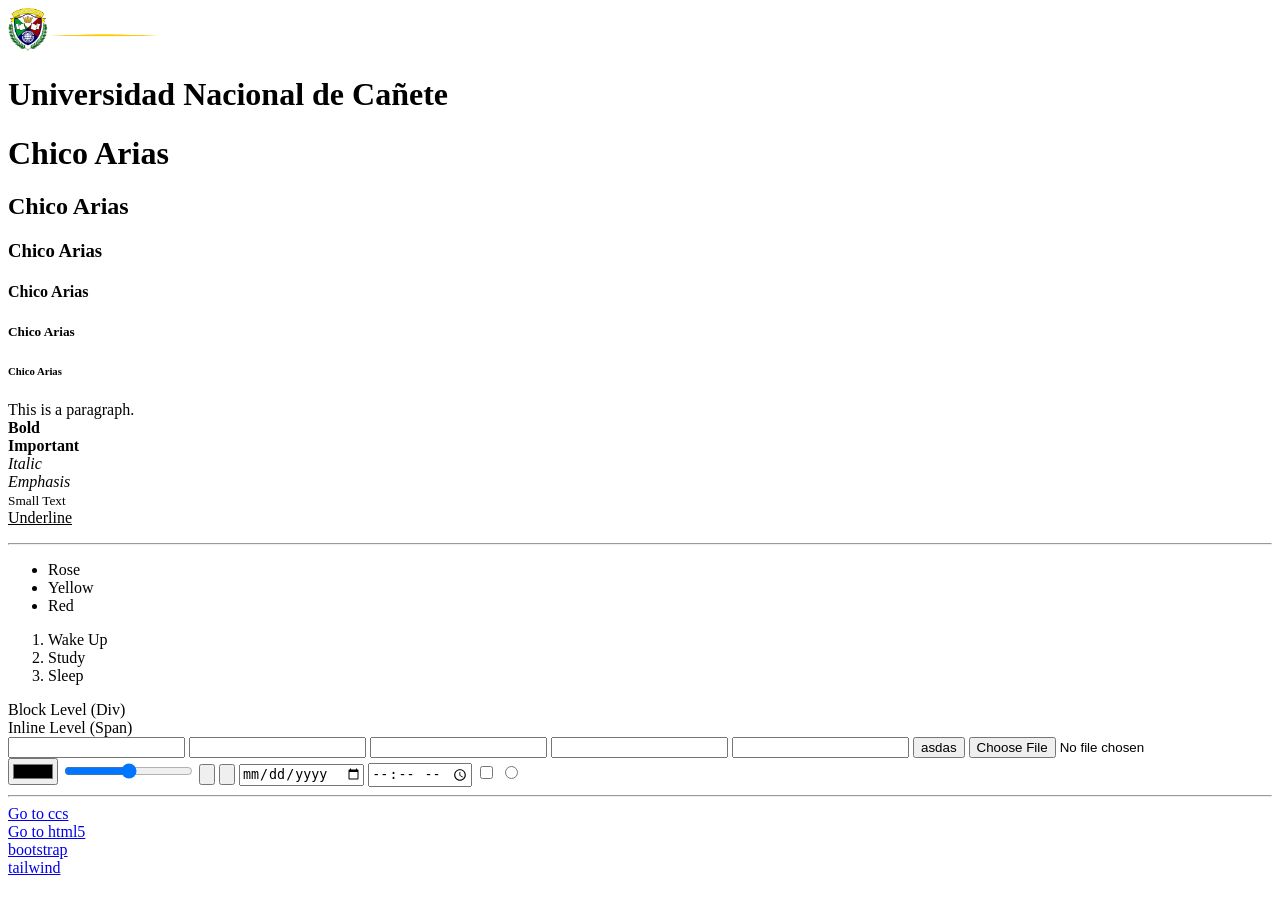
<file: index.html>
<!DOCTYPE html>
<html lang="en">
<head>
    <meta charset="UTF-8">
    <meta name="viewport" content="width=device-width, initial-scale=1.0">
    <title>Universidad Nacional de Cañete</title>
</head>

<body>
    <header>
        <img src="insignia-undc.png" alt="Insignia de la Universidad Nacional de Cañete" width="150">
        <h1>Universidad Nacional de Cañete</h1>
    </header>

    <h1>Chico Arias</h1>
    <h2>Chico Arias</h2>
    <h3>Chico Arias</h3>
    <h4>Chico Arias</h4>
    <h5>Chico Arias</h5>
    <h6>Chico Arias</h6>
    
    <p>
        This is a paragraph.
        <br><b>Bold</b>
        <br><strong>Important</strong>
        <br><i>Italic</i>
        <br><em>Emphasis</em>
        <br><small>Small Text</small>
        <br><u>Underline</u>
        <hr>
    </p>

    <ul>
        <li>Rose</li>
        <li>Yellow</li>
        <li>Red</li>
    </ul>

    <ol>
        <li>Wake Up</li>
        <li>Study</li>
        <li>Sleep</li>
    </ol>

    <div class="box">Block Level (Div)</div>    
    <span class="text">Inline Level (Span)</span>

    <form action="#">
        <input type="text" name="" id="">
        <input type="email" name="" id="">
        <input type="password" name="" id="">
        <input type="number" name="" id="">
        <input type="tel" name="" id="">
        <input type="button" value="asdas">
        <input type="file" name="" id="">
        <input type="color" name="" id="">
        <input type="range" name="" id="">

        <input type="submit" value="">
        <input type="reset" value="">
        <input type="date" value="">
        <input type="time" name="" id="">
        <input type="checkbox" name="" id="">
        <input type="radio" name="" id="">
    </form>

    <hr>

    <div>
        <a href="ccs.html">Go to ccs</a><br>
        <a href="html5.html">Go to html5</a><br>
        <a href="Bootstrap/index.html">bootstrap</a><br>
        <a href="TailwindCSS/index.html">tailwind</a>
    </div>
</body>
</html>
</file>
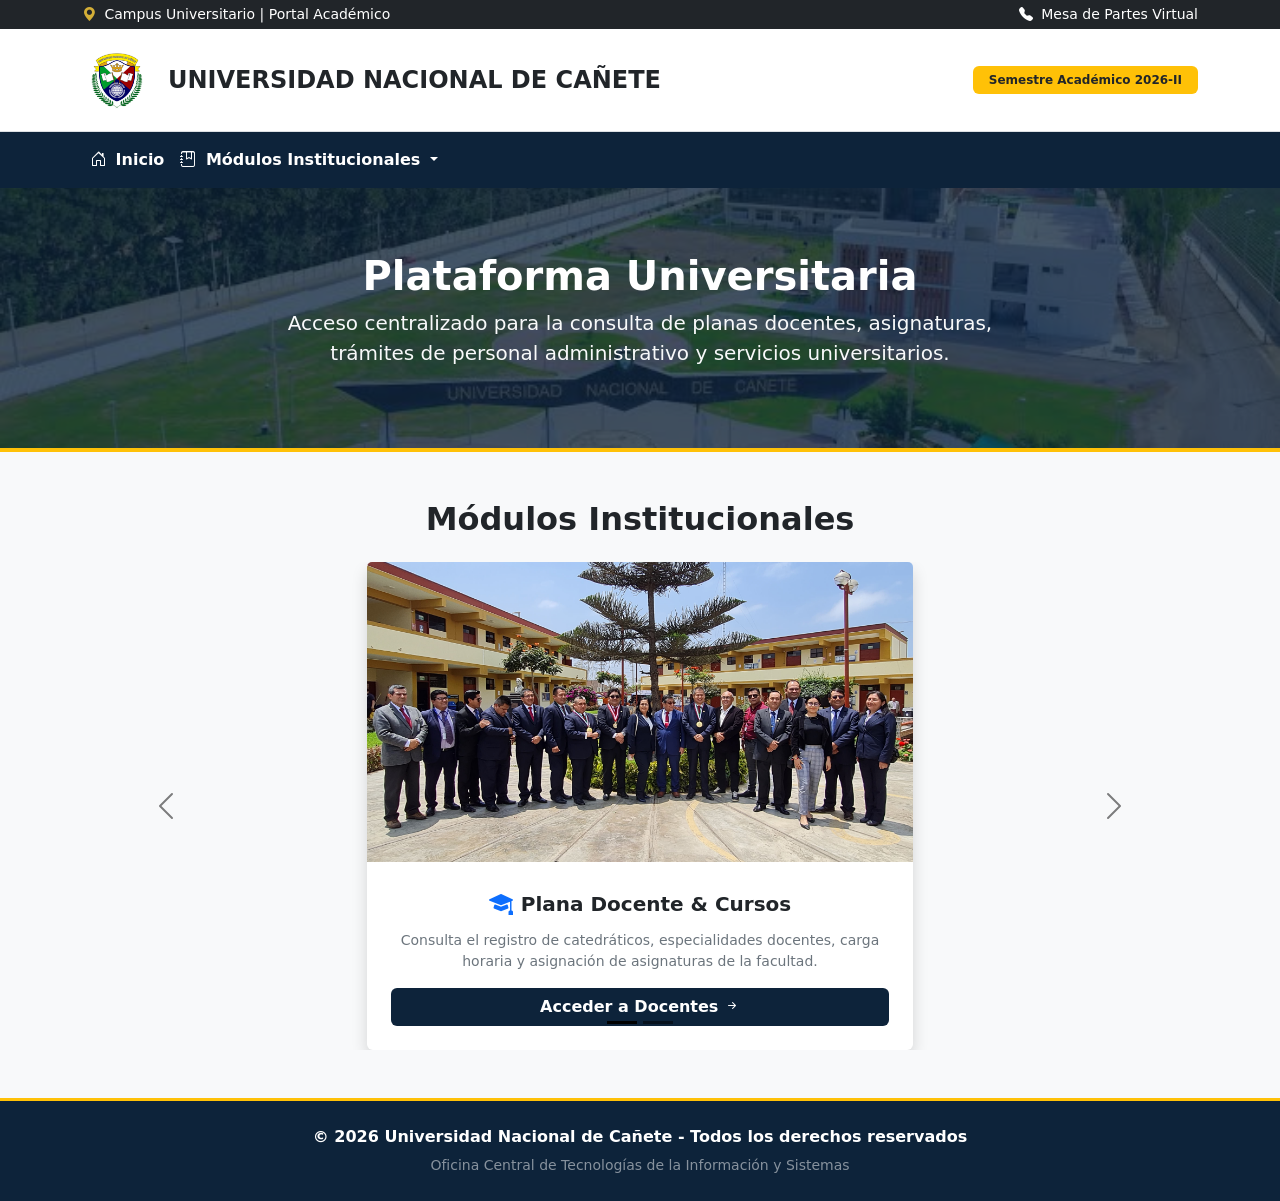
<file: Bootstrap/index.html>
<!DOCTYPE html>
<html lang="es">
<head>
    <meta charset="UTF-8">
    <meta name="viewport" content="width=device-width, initial-scale=1.0">
    <title>Universidad Nacional de Cañete - Inicio</title>
    <!-- CDN CSS de Bootstrap 5 -->
    <link href="https://cdn.jsdelivr.net/npm/bootstrap@5.3.3/dist/css/bootstrap.min.css" rel="stylesheet">
    <!-- Iconos de Bootstrap -->
    <link rel="stylesheet" href="https://cdn.jsdelivr.net/npm/bootstrap-icons@1.11.3/font/bootstrap-icons.min.css">
    <style>
        .bg-universitario { background-color: #0d233a; }
        .text-oro { color: #d4af37; }
        .btn-universitario { background-color: #0d233a; color: #fff; }
        .btn-universitario:hover { background-color: #1a365d; color: #fff; }
    </style>
</head>
<body class="d-flex flex-column min-vh-100 bg-light">

    <!-- BARRA SUPERIOR INSTITUCIONAL -->
    <div class="bg-dark text-white py-1 px-3 fs-7">
        <div class="container d-flex justify-content-between align-items-center">
            <small><i class="bi bi-geo-alt-fill text-oro me-1"></i> Campus Universitario | Portal Académico</small>
            <small><i class="bi bi-telephone-fill me-1"></i> Mesa de Partes Virtual</small>
        </div>
    </div>

    <!-- ENCABEZADO CON LOGO Y NADA EMPRESARIAL -->
    <header class="bg-white border-bottom py-3">
        <div class="container d-flex align-items-center justify-content-between">
            <div class="d-flex align-items-center gap-3">
                <img src="undcinsignia.png" alt="Insignia de la Universidad Nacional de Cañete" class="rounded-circle" style="height: 70px; width: 70px; object-fit: cover;">
                <div>
                    <h4 class="fw-bold mb-0 text-dark">UNIVERSIDAD NACIONAL DE CAÑETE</h4>
                </div>
            </div>
            <span class="badge bg-warning text-dark px-3 py-2 fw-semibold">Semestre Académico 2026-II</span>
        </div>
    </header>

    <!-- NAVEGACIÓN PRINCIPAL -->
    <nav class="navbar navbar-expand-lg navbar-dark bg-universitario shadow-sm">
        <div class="container">
            <button class="navbar-toggler" type="button" data-bs-toggle="collapse" data-bs-target="#menuUniversitario">
                <span class="navbar-toggler-icon"></span>
            </button>

            <div class="collapse navbar-collapse" id="menuUniversitario">
                <ul class="navbar-nav me-auto">
                    <li class="nav-item">
                        <a class="nav-link active fw-semibold" href="index.html"><i class="bi bi-house-door me-1"></i> Inicio</a>
                    </li>
                    <!-- Dropdown Módulos Académicos -->
                    <li class="nav-item dropdown">
                        <a class="nav-link dropdown-toggle fw-semibold text-white" href="#" id="dropDoc" role="button" data-bs-toggle="dropdown">
                            <i class="bi bi-journal-bookmark me-1"></i> Módulos Institucionales
                        </a>
                        <ul class="dropdown-menu">
                            <li><a class="dropdown-item" href="docente.html"><i class="bi bi-person-badge me-2"></i> Módulo Docente</a></li>
                            <li><a class="dropdown-item" href="administrativo.html"><i class="bi bi-building me-2"></i> Módulo Administrativo</a></li>
                        </ul>
                    </li>
                </ul>
            </div>
        </div>
    </nav>

    <!-- BANNER DE BIENVENIDA -->
    <section class="text-white py-5 position-relative border-bottom border-warning border-4 bg-universitario" style="background-image: url('campus.jpg'); background-size: cover; background-position: center;">
        <div class="position-absolute top-0 start-0 w-100 h-100 bg-universitario opacity-75"></div>
        <div class="container text-center py-3 position-relative">
            <h1 class="fw-bold display-6">Plataforma Universitaria</h1>
            <p class="lead col-md-8 mx-auto text-light opacity-100">
                Acceso centralizado para la consulta de planas docentes, asignaturas, trámites de personal administrativo y servicios universitarios.
            </p>
        </div>
    </section>

    <!-- CONTENIDO: MÓDULOS UNIVERSITARIOS (CARRUSEL) -->
    <main class="container my-5 flex-grow-1">
        <h2 class="fw-bold text-center mb-4">Módulos Institucionales</h2>
        <div id="carruselModulos" class="carousel slide carousel-dark" data-bs-ride="carousel">
            <!-- Indicadores -->
            <div class="carousel-indicators">
                <button type="button" data-bs-target="#carruselModulos" data-bs-slide-to="0" class="active" aria-current="true" aria-label="Plana Docente"></button>
                <button type="button" data-bs-target="#carruselModulos" data-bs-slide-to="1" aria-label="Personal Administrativo"></button>
            </div>

            <div class="carousel-inner">
                <!-- Slide 1: Plana Docente -->
                <div class="carousel-item active">
                    <div class="row justify-content-center">
                        <div class="col-md-8 col-lg-6">
                            <div class="card shadow border-0">
                                <img src="docentesundc.jpeg" class="card-img-top object-fit-cover" alt="Plana Docente" style="height: 300px;">
                                <div class="card-body text-center p-4">
                                    <div class="d-flex align-items-center justify-content-center gap-2 mb-2">
                                        <i class="bi bi-mortarboard-fill text-primary fs-4"></i>
                                        <h5 class="fw-bold text-dark mb-0">Plana Docente & Cursos</h5>
                                    </div>
                                    <p class="text-secondary small">
                                        Consulta el registro de catedráticos, especialidades docentes, carga horaria y asignación de asignaturas de la facultad.
                                    </p>
                                    <a href="docente.html" class="btn btn-universitario w-100 fw-semibold">
                                        Acceder a Docentes <i class="bi bi-arrow-right-short"></i>
                                    </a>
                                </div>
                            </div>
                        </div>
                    </div>
                </div>

                <!-- Slide 2: Personal Administrativo -->
                <div class="carousel-item">
                    <div class="row justify-content-center">
                        <div class="col-md-8 col-lg-6">
                            <div class="card shadow border-0">
                                <img src="administrativos.jpg" class="card-img-top object-fit-cover" alt="Personal Administrativo" style="height: 300px;">
                                <div class="card-body text-center p-4">
                                    <div class="d-flex align-items-center justify-content-center gap-2 mb-2">
                                        <i class="bi bi-briefcase-fill text-success fs-4"></i>
                                        <h5 class="fw-bold text-dark mb-0">Cuerpo Administrativo</h5>
                                    </div>
                                    <p class="text-secondary small">
                                        Directorio de secretaría académica, tesorería, jefaturas de laboratorio, soporte de TI y jefes de área.
                                    </p>
                                    <a href="administrativo.html" class="btn btn-success w-100 fw-semibold">
                                        Acceder a Administrativos <i class="bi bi-arrow-right-short"></i>
                                    </a>
                                </div>
                            </div>
                        </div>
                    </div>
                </div>
            </div>

            <!-- Controles -->
            <button class="carousel-control-prev" type="button" data-bs-target="#carruselModulos" data-bs-slide="prev">
                <span class="carousel-control-prev-icon" aria-hidden="true"></span>
                <span class="visually-hidden">Anterior</span>
            </button>
            <button class="carousel-control-next" type="button" data-bs-target="#carruselModulos" data-bs-slide="next">
                <span class="carousel-control-next-icon" aria-hidden="true"></span>
                <span class="visually-hidden">Siguiente</span>
            </button>
        </div>
    </main>

    <!-- FOOTER INSTITUCIONAL -->
    <footer class="bg-universitario text-white py-4 mt-auto border-top border-warning border-3">
        <div class="container text-center">
            <p class="mb-1 fw-semibold">&copy; 2026 Universidad Nacional de Cañete - Todos los derechos reservados</p>
            <small class="text-white-50">Oficina Central de Tecnologías de la Información y Sistemas</small>
        </div>
    </footer>

    <!-- JS Bootstrap -->
    <script src="https://cdn.jsdelivr.net/npm/bootstrap@5.3.3/dist/js/bootstrap.bundle.min.js"></script>
</body>
</html>
</file>
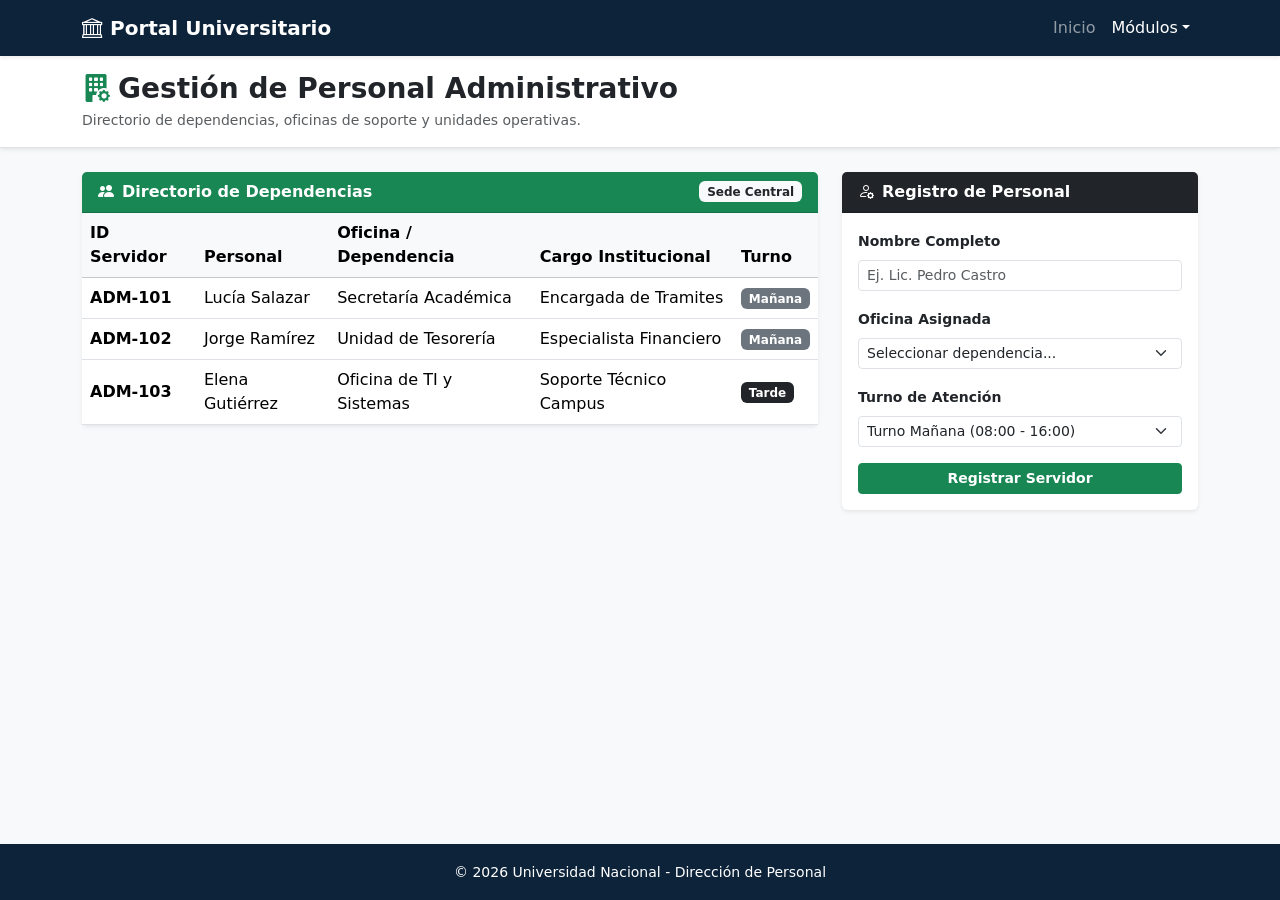
<file: Bootstrap/administrativo.html>
<!DOCTYPE html>
<html lang="es">
<head>
    <meta charset="UTF-8">
    <meta name="viewport" content="width=device-width, initial-scale=1.0">
    <title>Personal Administrativo - Portal Universitario</title>
    <link href="https://cdn.jsdelivr.net/npm/bootstrap@5.3.3/dist/css/bootstrap.min.css" rel="stylesheet">
    <link rel="stylesheet" href="https://cdn.jsdelivr.net/npm/bootstrap-icons@1.11.3/font/bootstrap-icons.min.css">
    <style>
        .bg-universitario { background-color: #0d233a; }
    </style>
</head>
<body class="d-flex flex-column min-vh-100 bg-light">

    <!-- NAVEGACIÓN -->
    <nav class="navbar navbar-expand-lg navbar-dark bg-universitario shadow-sm">
        <div class="container">
            <a class="navbar-brand fw-bold" href="index.html"><i class="bi bi-bank me-2"></i>Portal Universitario</a>
            <button class="navbar-toggler" type="button" data-bs-toggle="collapse" data-bs-target="#menuUni">
                <span class="navbar-toggler-icon"></span>
            </button>
            <div class="collapse navbar-collapse" id="menuUni">
                <ul class="navbar-nav ms-auto">
                    <li class="nav-item"><a class="nav-link" href="index.html">Inicio</a></li>
                    <li class="nav-item dropdown">
                        <a class="nav-link dropdown-toggle active" href="#" data-bs-toggle="dropdown">Módulos</a>
                        <ul class="dropdown-menu">
                            <li><a class="dropdown-item" href="docente.html">Módulo Docente</a></li>
                            <li><a class="dropdown-item active" href="administrativo.html">Módulo Administrativo</a></li>
                        </ul>
                    </li>
                </ul>
            </div>
        </div>
    </nav>

    <!-- CABECERA DE MÓDULO -->
    <div class="bg-white border-bottom py-3 shadow-sm">
        <div class="container">
            <h3 class="fw-bold text-dark mb-1"><i class="bi bi-building-fill-gear text-success me-2"></i>Gestión de Personal Administrativo</h3>
            <p class="text-muted small mb-0">Directorio de dependencias, oficinas de soporte y unidades operativas.</p>
        </div>
    </div>

    <!-- CONTENIDO -->
    <main class="container my-4 flex-grow-1">
        <div class="row g-4">
            
            <!-- Tabla Administrativa -->
            <div class="col-lg-8">
                <div class="card border-0 shadow-sm">
                    <div class="card-header bg-success text-white d-flex justify-content-between align-items-center">
                        <span class="fw-semibold"><i class="bi bi-people-fill me-2"></i>Directorio de Dependencias</span>
                        <span class="badge bg-light text-dark">Sede Central</span>
                    </div>
                    <div class="card-body p-0">
                        <div class="table-responsive">
                            <table class="table table-hover align-middle mb-0">
                                <thead class="table-light text-secondary">
                                    <tr>
                                        <th>ID Servidor</th>
                                        <th>Personal</th>
                                        <th>Oficina / Dependencia</th>
                                        <th>Cargo Institucional</th>
                                        <th>Turno</th>
                                    </tr>
                                </thead>
                                <tbody>
                                    <tr>
                                        <td class="fw-bold">ADM-101</td>
                                        <td>Lucía Salazar</td>
                                        <td>Secretaría Académica</td>
                                        <td>Encargada de Tramites</td>
                                        <td><span class="badge bg-secondary">Mañana</span></td>
                                    </tr>
                                    <tr>
                                        <td class="fw-bold">ADM-102</td>
                                        <td>Jorge Ramírez</td>
                                        <td>Unidad de Tesorería</td>
                                        <td>Especialista Financiero</td>
                                        <td><span class="badge bg-secondary">Mañana</span></td>
                                    </tr>
                                    <tr>
                                        <td class="fw-bold">ADM-103</td>
                                        <td>Elena Gutiérrez</td>
                                        <td>Oficina de TI y Sistemas</td>
                                        <td>Soporte Técnico Campus</td>
                                        <td><span class="badge bg-dark">Tarde</span></td>
                                    </tr>
                                </tbody>
                            </table>
                        </div>
                    </div>
                </div>
            </div>

            <!-- Formulario Universitario -->
            <div class="col-lg-4">
                <div class="card border-0 shadow-sm">
                    <div class="card-header bg-dark text-white fw-semibold">
                        <i class="bi bi-person-gear me-2"></i>Registro de Personal
                    </div>
                    <div class="card-body">
                        <form>
                            <div class="mb-3">
                                <label class="form-label small fw-semibold">Nombre Completo</label>
                                <input type="text" class="form-control form-control-sm" placeholder="Ej. Lic. Pedro Castro">
                            </div>
                            <div class="mb-3">
                                <label class="form-label small fw-semibold">Oficina Asignada</label>
                                <select class="form-select form-select-sm">
                                    <option selected disabled>Seleccionar dependencia...</option>
                                    <option>Secretaría Académica</option>
                                    <option>Mesa de Partes</option>
                                    <option>Unidad de Posgrado</option>
                                    <option>Oficina de TI y Sistemas</option>
                                </select>
                            </div>
                            <div class="mb-3">
                                <label class="form-label small fw-semibold">Turno de Atención</label>
                                <select class="form-select form-select-sm">
                                    <option>Turno Mañana (08:00 - 16:00)</option>
                                    <option>Turno Tarde (14:00 - 22:00)</option>
                                </select>
                            </div>
                            <button type="button" class="btn btn-success w-100 btn-sm fw-semibold">Registrar Servidor</button>
                        </form>
                    </div>
                </div>
            </div>

        </div>
    </main>

    <footer class="bg-universitario text-white text-center py-3 mt-auto">
        <small>&copy; 2026 Universidad Nacional - Dirección de Personal</small>
    </footer>

    <script src="https://cdn.jsdelivr.net/npm/bootstrap@5.3.3/dist/js/bootstrap.bundle.min.js"></script>
</body>
</html>
</file>
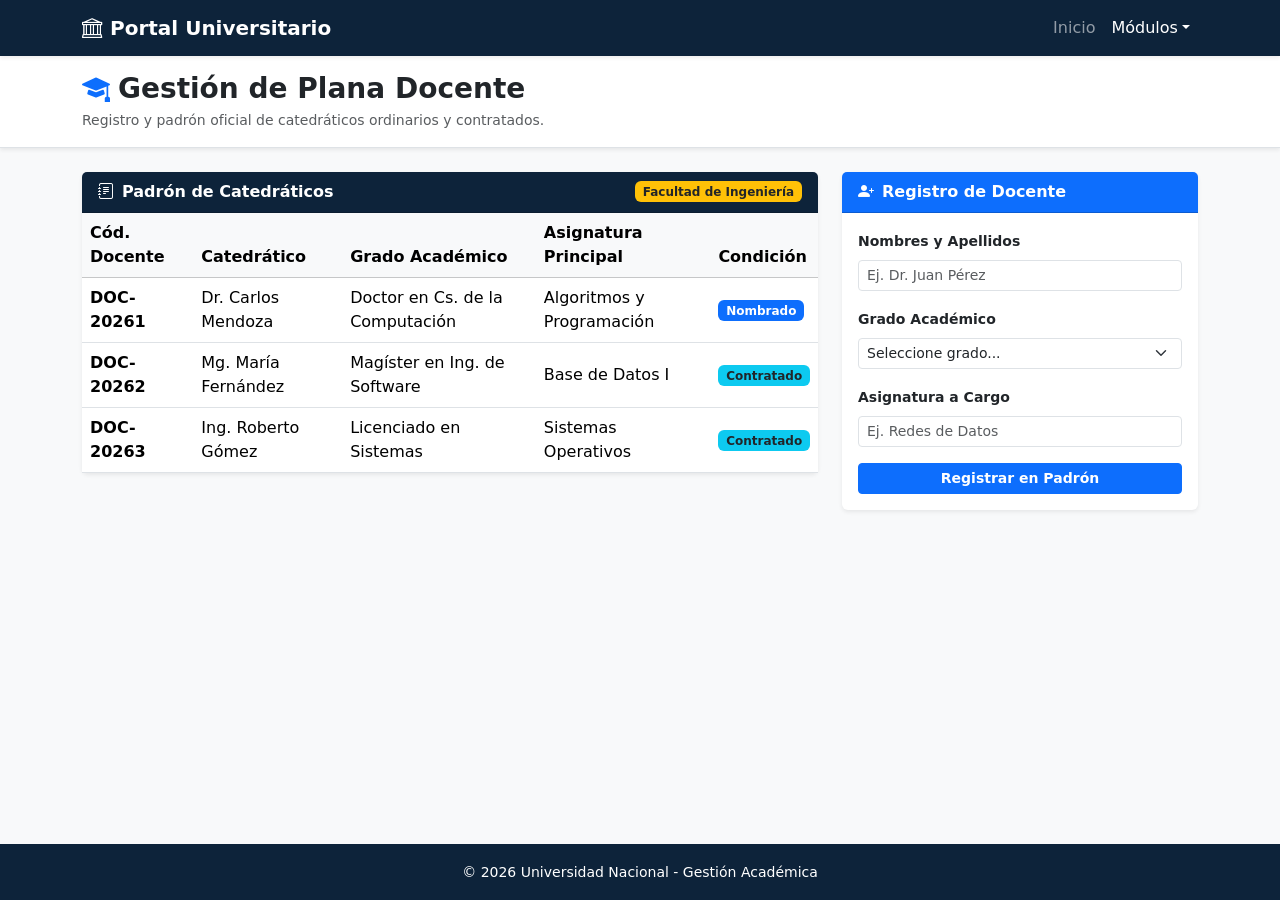
<file: Bootstrap/docente.html>
<!DOCTYPE html>
<html lang="es">
<head>
    <meta charset="UTF-8">
    <meta name="viewport" content="width=device-width, initial-scale=1.0">
    <title>Plana Docente - Portal Universitario</title>
    <link href="https://cdn.jsdelivr.net/npm/bootstrap@5.3.3/dist/css/bootstrap.min.css" rel="stylesheet">
    <link rel="stylesheet" href="https://cdn.jsdelivr.net/npm/bootstrap-icons@1.11.3/font/bootstrap-icons.min.css">
    <style>
        .bg-universitario { background-color: #0d233a; }
    </style>
</head>
<body class="d-flex flex-column min-vh-100 bg-light">

    <!-- NAVEGACIÓN -->
    <nav class="navbar navbar-expand-lg navbar-dark bg-universitario shadow-sm">
        <div class="container">
            <a class="navbar-brand fw-bold" href="index.html"><i class="bi bi-bank me-2"></i>Portal Universitario</a>
            <button class="navbar-toggler" type="button" data-bs-toggle="collapse" data-bs-target="#menuUni">
                <span class="navbar-toggler-icon"></span>
            </button>
            <div class="collapse navbar-collapse" id="menuUni">
                <ul class="navbar-nav ms-auto">
                    <li class="nav-item"><a class="nav-link" href="index.html">Inicio</a></li>
                    <li class="nav-item dropdown">
                        <a class="nav-link dropdown-toggle active" href="#" data-bs-toggle="dropdown">Módulos</a>
                        <ul class="dropdown-menu">
                            <li><a class="dropdown-item active" href="docente.html">Módulo Docente</a></li>
                            <li><a class="dropdown-item" href="administrativo.html">Módulo Administrativo</a></li>
                        </ul>
                    </li>
                </ul>
            </div>
        </div>
    </nav>

    <!-- CABECERA DE MÓDULO -->
    <div class="bg-white border-bottom py-3 shadow-sm">
        <div class="container">
            <h3 class="fw-bold text-dark mb-1"><i class="bi bi-mortarboard-fill text-primary me-2"></i>Gestión de Plana Docente</h3>
            <p class="text-muted small mb-0">Registro y padrón oficial de catedráticos ordinarios y contratados.</p>
        </div>
    </div>

    <!-- CONTENIDO -->
    <main class="container my-4 flex-grow-1">
        <div class="row g-4">
            
            <!-- Tabla Académica -->
            <div class="col-lg-8">
                <div class="card border-0 shadow-sm">
                    <div class="card-header bg-universitario text-white d-flex justify-content-between align-items-center">
                        <span class="fw-semibold"><i class="bi bi-journal-text me-2"></i>Padrón de Catedráticos</span>
                        <span class="badge bg-warning text-dark">Facultad de Ingeniería</span>
                    </div>
                    <div class="card-body p-0">
                        <div class="table-responsive">
                            <table class="table table-hover align-middle mb-0">
                                <thead class="table-light text-secondary">
                                    <tr>
                                        <th>Cód. Docente</th>
                                        <th>Catedrático</th>
                                        <th>Grado Académico</th>
                                        <th>Asignatura Principal</th>
                                        <th>Condición</th>
                                    </tr>
                                </thead>
                                <tbody>
                                    <tr>
                                        <td class="fw-bold">DOC-20261</td>
                                        <td>Dr. Carlos Mendoza</td>
                                        <td>Doctor en Cs. de la Computación</td>
                                        <td>Algoritmos y Programación</td>
                                        <td><span class="badge bg-primary">Nombrado</span></td>
                                    </tr>
                                    <tr>
                                        <td class="fw-bold">DOC-20262</td>
                                        <td>Mg. María Fernández</td>
                                        <td>Magíster en Ing. de Software</td>
                                        <td>Base de Datos I</td>
                                        <td><span class="badge bg-info text-dark">Contratado</span></td>
                                    </tr>
                                    <tr>
                                        <td class="fw-bold">DOC-20263</td>
                                        <td>Ing. Roberto Gómez</td>
                                        <td>Licenciado en Sistemas</td>
                                        <td>Sistemas Operativos</td>
                                        <td><span class="badge bg-info text-dark">Contratado</span></td>
                                    </tr>
                                </tbody>
                            </table>
                        </div>
                    </div>
                </div>
            </div>

            <!-- Formulario Universitario -->
            <div class="col-lg-4">
                <div class="card border-0 shadow-sm">
                    <div class="card-header bg-primary text-white fw-semibold">
                        <i class="bi bi-person-plus-fill me-2"></i>Registro de Docente
                    </div>
                    <div class="card-body">
                        <form>
                            <div class="mb-3">
                                <label class="form-label small fw-semibold">Nombres y Apellidos</label>
                                <input type="text" class="form-control form-control-sm" placeholder="Ej. Dr. Juan Pérez">
                            </div>
                            <div class="mb-3">
                                <label class="form-label small fw-semibold">Grado Académico</label>
                                <select class="form-select form-select-sm">
                                    <option selected disabled>Seleccione grado...</option>
                                    <option>Doctorado</option>
                                    <option>Maestría</option>
                                    <option>Licenciatura / Titulado</option>
                                </select>
                            </div>
                            <div class="mb-3">
                                <label class="form-label small fw-semibold">Asignatura a Cargo</label>
                                <input type="text" class="form-control form-control-sm" placeholder="Ej. Redes de Datos">
                            </div>
                            <button type="button" class="btn btn-primary w-100 btn-sm fw-semibold">Registrar en Padrón</button>
                        </form>
                    </div>
                </div>
            </div>

        </div>
    </main>

    <footer class="bg-universitario text-white text-center py-3 mt-auto">
        <small>&copy; 2026 Universidad Nacional - Gestión Académica</small>
    </footer>

    <script src="https://cdn.jsdelivr.net/npm/bootstrap@5.3.3/dist/js/bootstrap.bundle.min.js"></script>
</body>
</html>
</file>
